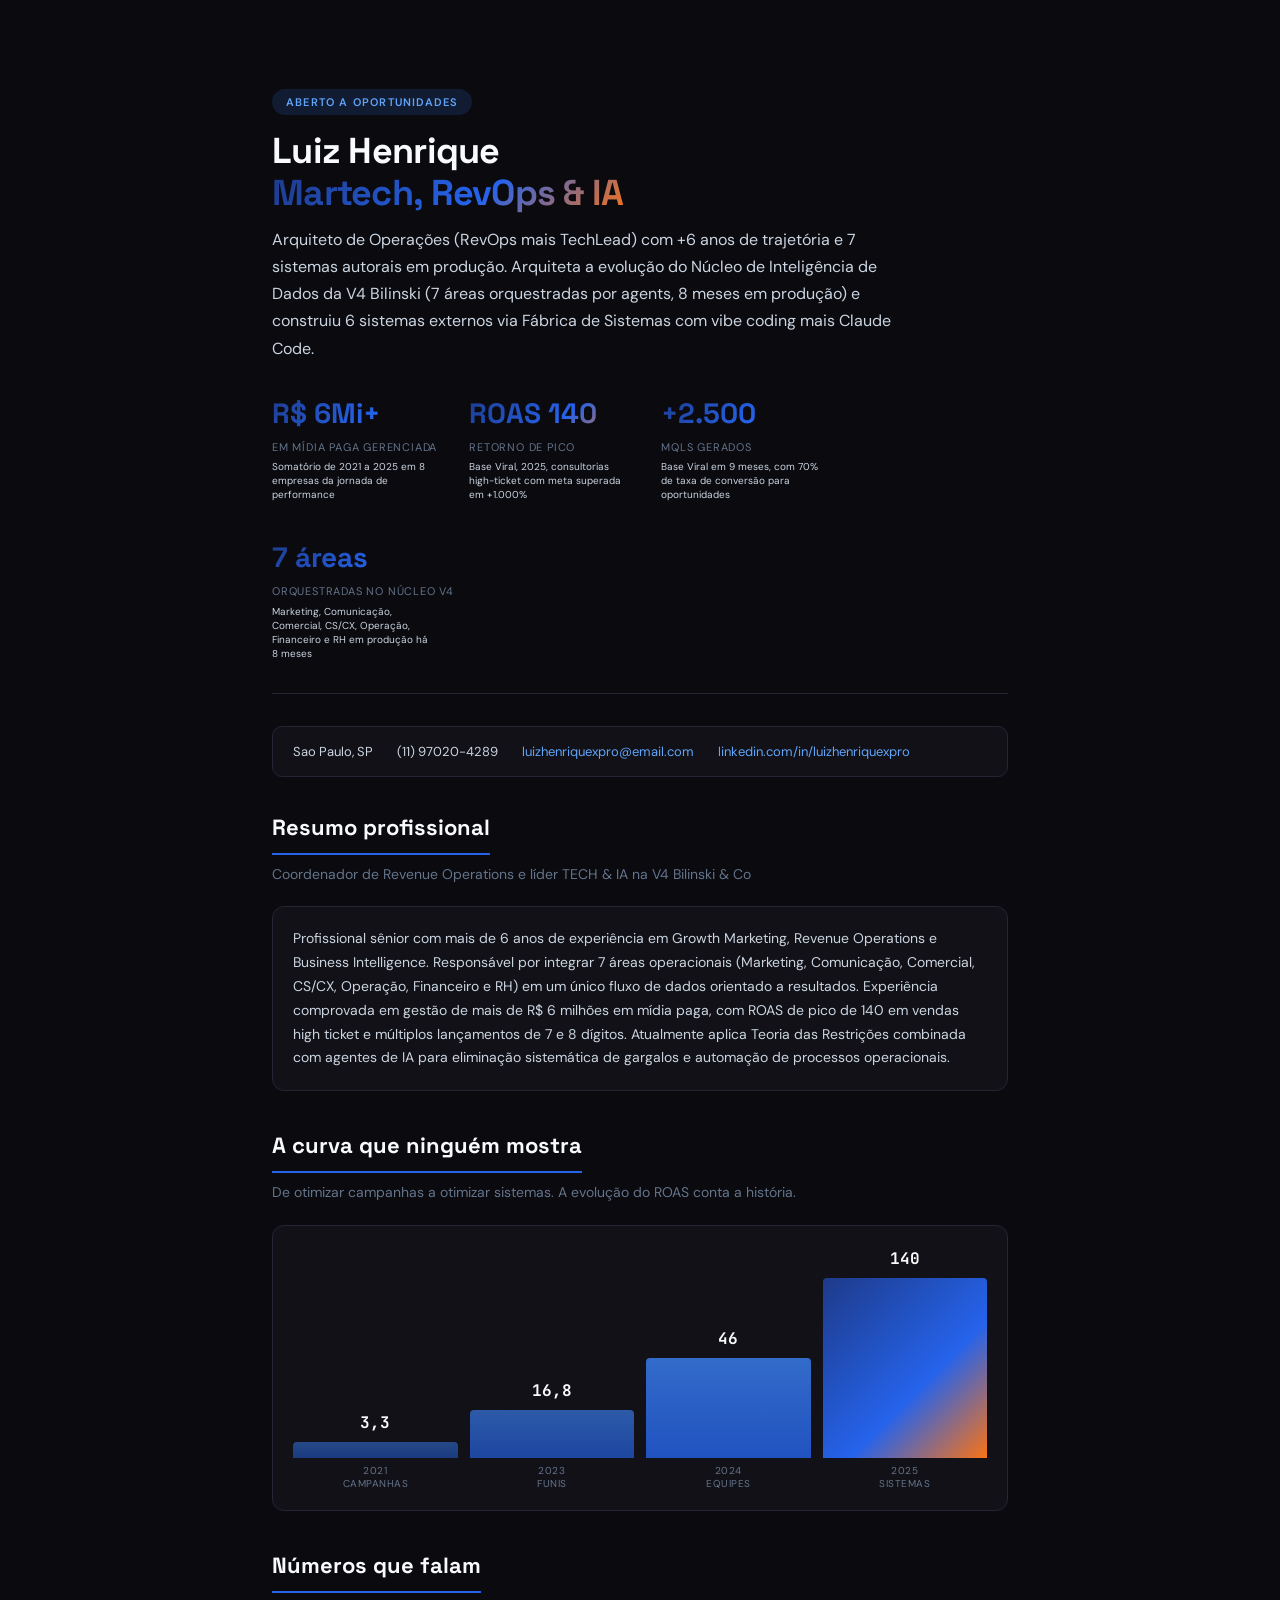
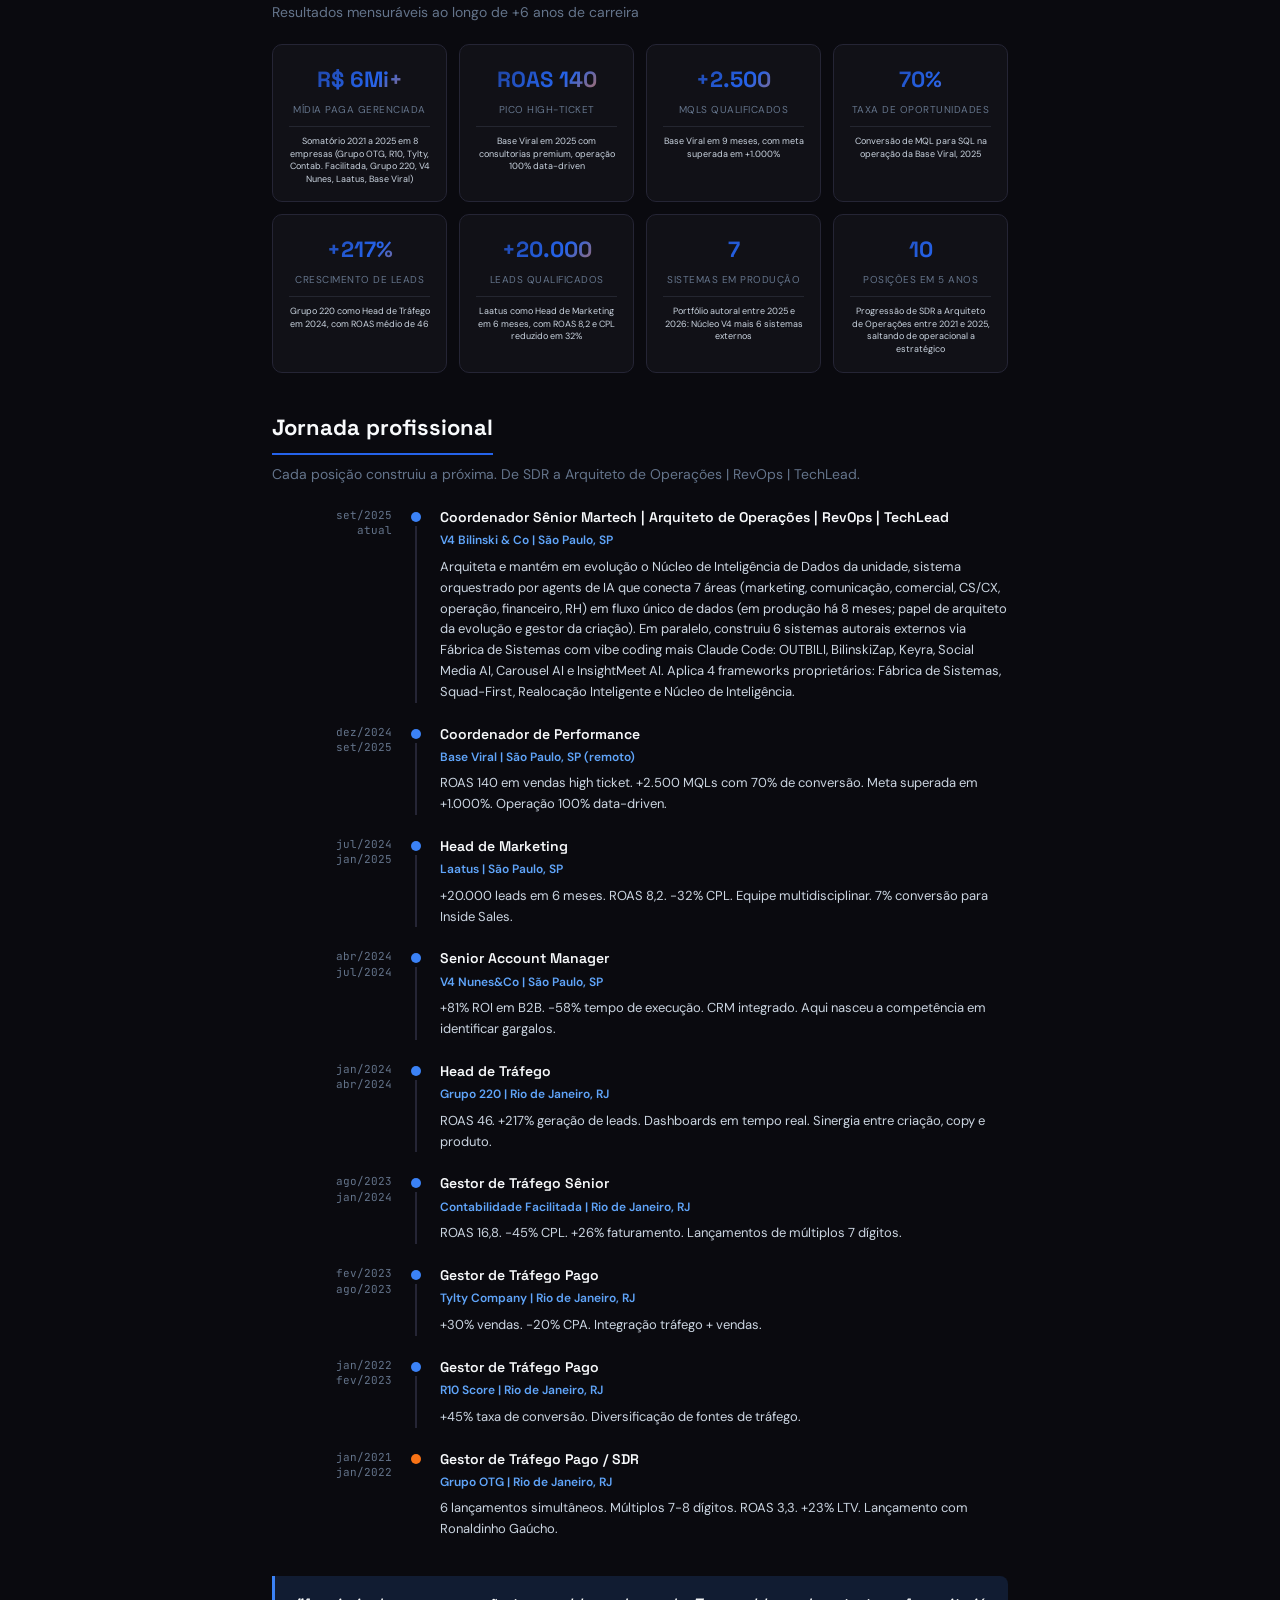
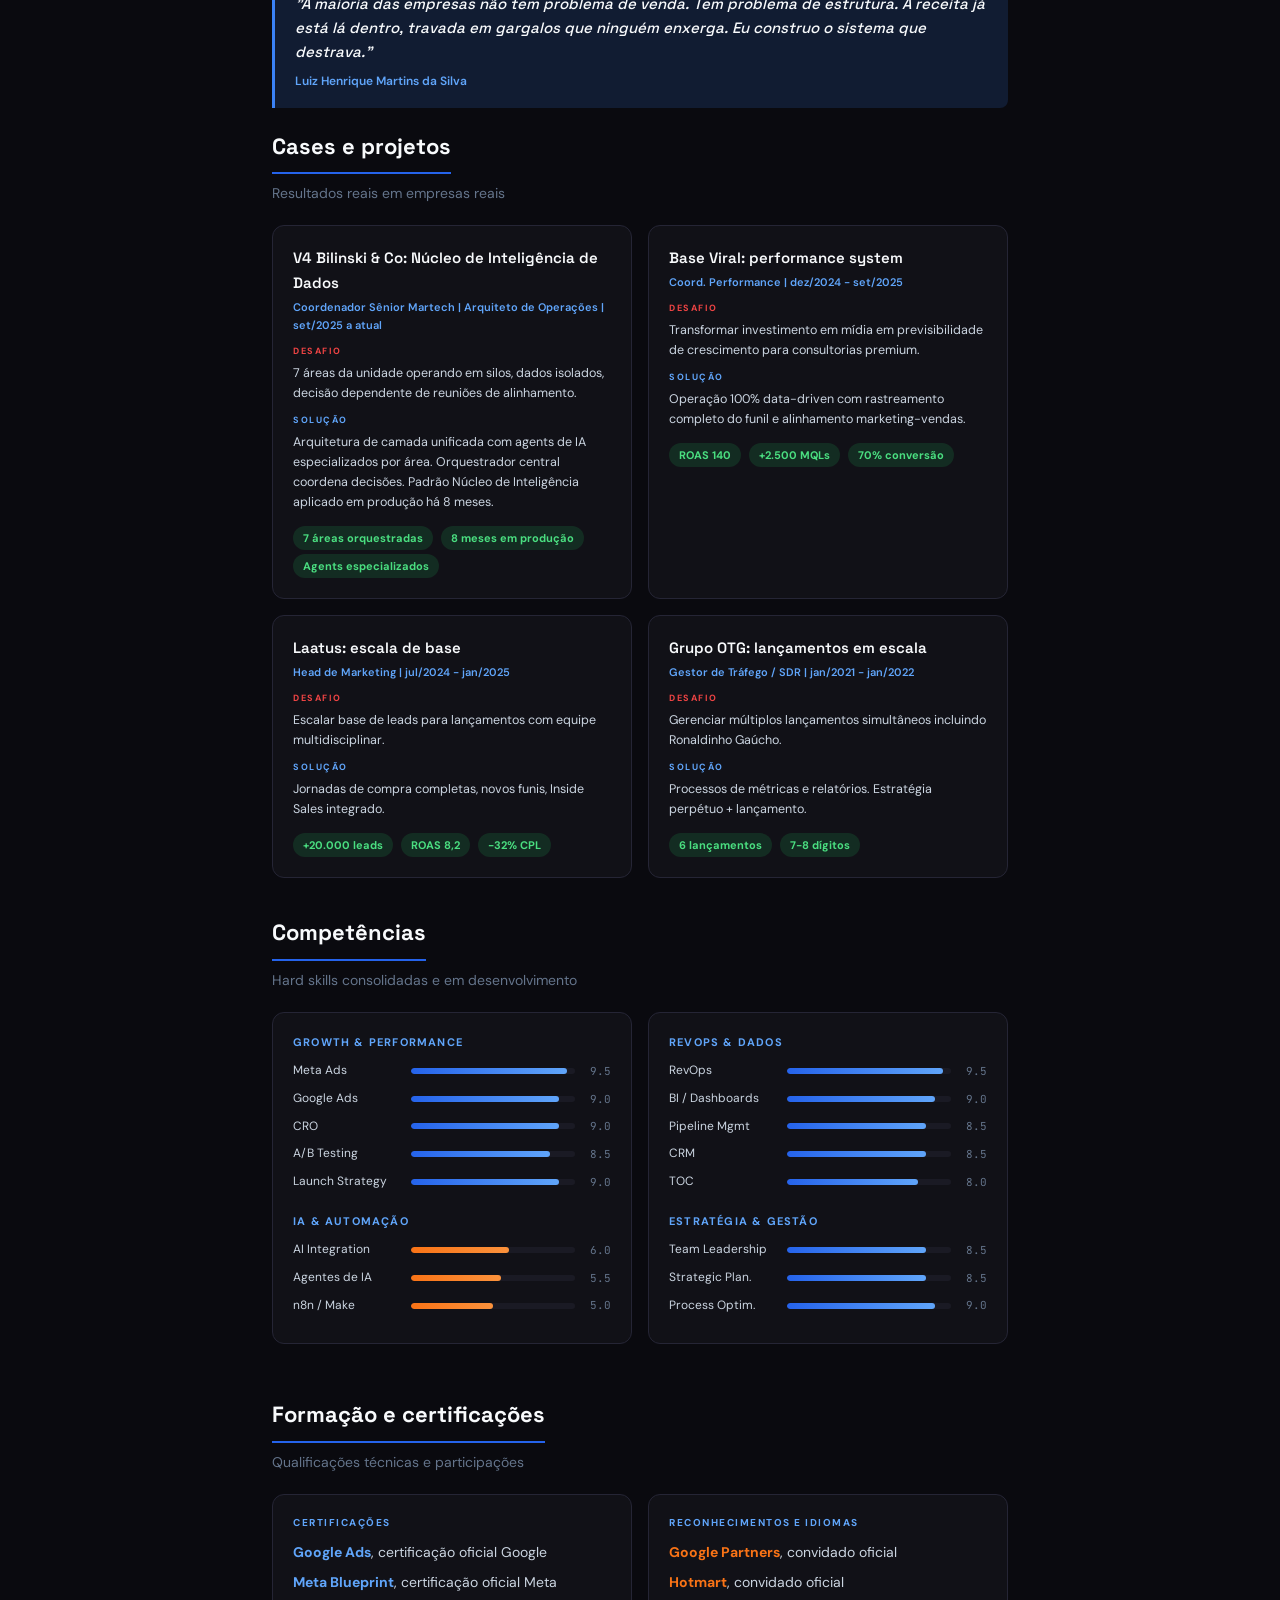
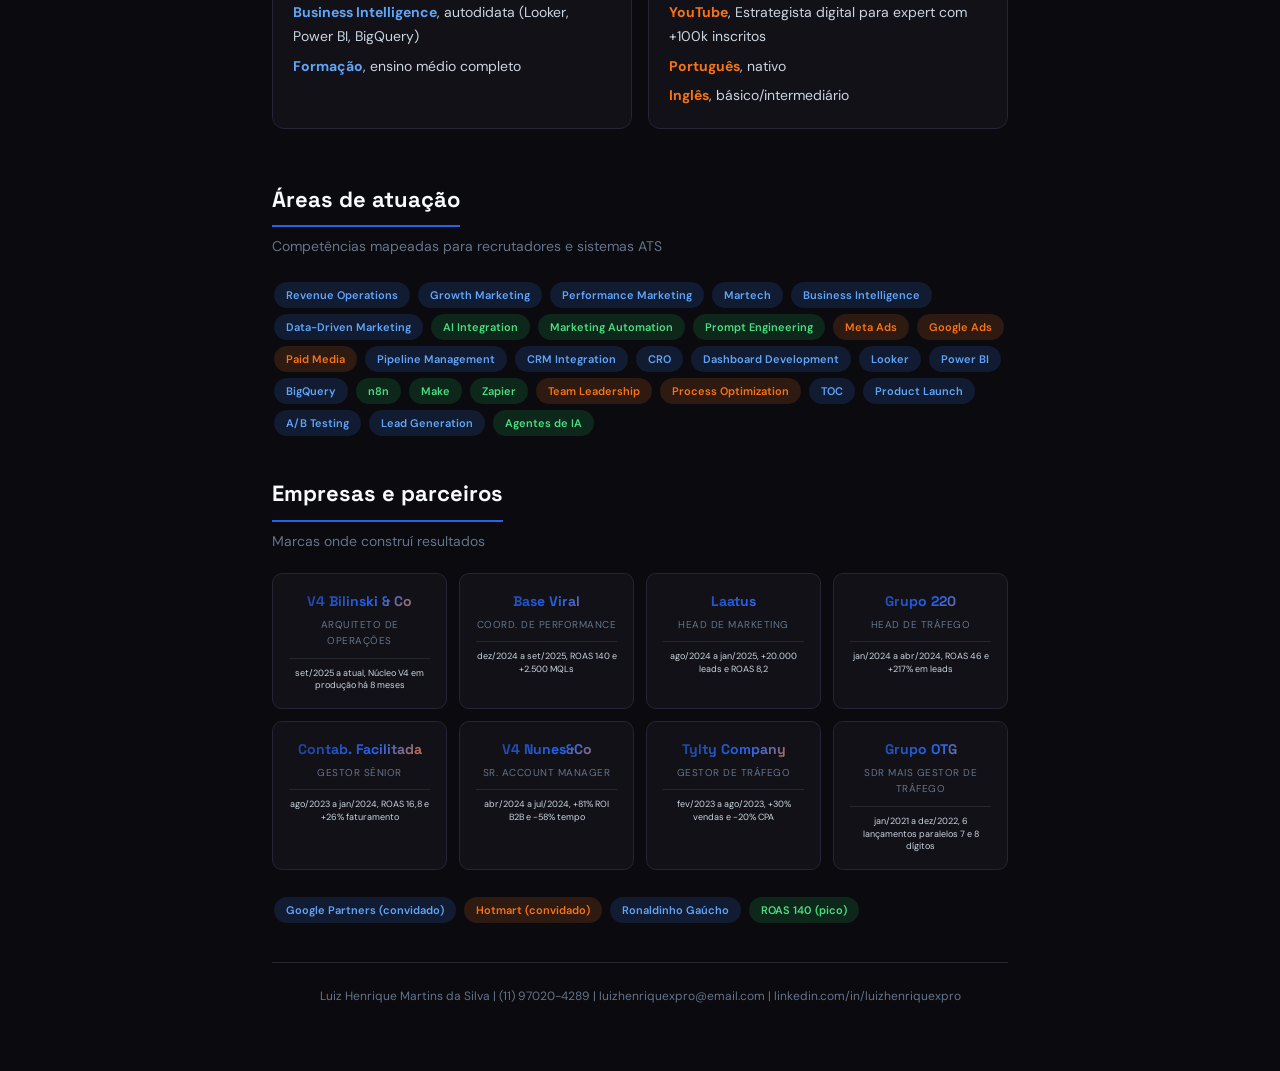
<file: apps/brand-hub/portfolio-pdf.html>
<!DOCTYPE html>
<html lang="pt-BR">
<head>
  <meta charset="UTF-8">
  <meta name="viewport" content="width=device-width, initial-scale=1.0">
  <title>Portfólio Profissional | Luiz Henrique Martins da Silva</title>
  <link href="https://fonts.googleapis.com/css2?family=Space+Grotesk:wght@400;500;600;700&family=DM+Sans:wght@400;500;700&family=JetBrains+Mono:wght@400;500&display=swap" rel="stylesheet">
  <style>
    /* === BRAND TOKENS (design-system.md) === */
    :root {
      --bg-void: #050508;
      --bg-base: #0A0A0F;
      --bg-surface: #111117;
      --bg-elevated: #1A1A24;
      --bg-border: #252535;
      --blue-500: #3B82F6;
      --blue-400: #60A5FA;
      --blue-600: #2563EB;
      --blue-glow: rgba(59, 130, 246, 0.15);
      --blue-border: rgba(59, 130, 246, 0.3);
      --orange-500: #F97316;
      --orange-glow: rgba(249, 115, 22, 0.15);
      --green-500: #22C55E;
      --green-400: #4ADE80;
      --green-glow: rgba(34, 197, 94, 0.15);
      --text-primary: #F8FAFC;
      --text-secondary: #CBD5E1;
      --text-muted: #64748B;
      --gradient-brand: linear-gradient(135deg, #1E3A8A 0%, #2563EB 60%, #F97316 100%);
      --font-heading: 'Space Grotesk', sans-serif;
      --font-body: 'DM Sans', sans-serif;
      --font-mono: 'JetBrains Mono', monospace;
    }

    /* === RESET & BASE === */
    * { margin: 0; padding: 0; box-sizing: border-box; }

    body {
      font-family: var(--font-body);
      background: var(--bg-base);
      color: var(--text-primary);
      line-height: 1.65;
      -webkit-font-smoothing: antialiased;
    }

    /* === PRINT STYLES === */
    @media print {
      @page {
        size: A4;
        margin: 12mm 14mm;
      }
      body {
        background: #fff;
        color: #0F172A;
        font-size: 9.5pt;
        line-height: 1.5;
      }
      .page-break { page-break-before: always; }
      .no-print { display: none !important; }
      .hero { background: #fff !important; border-bottom: 2px solid #2563EB; padding: 0 0 16pt; }
      .hero h1 { color: #0F172A; font-size: 22pt; }
      .hero h1 .accent { color: #2563EB; -webkit-text-fill-color: #2563EB; background: none; }
      .hero-sub { color: #475569; }
      .stat-val { color: #2563EB; -webkit-text-fill-color: #2563EB; background: none; font-size: 18pt; }
      .stat-label { color: #64748B; }
      .section-title { color: #0F172A; border-color: #2563EB; }
      .section-sub { color: #475569; }
      .card { background: #fff; border: 1px solid #E2E8F0; box-shadow: none; }
      .card-label { color: #2563EB; }
      .card p, .card li, .case-text { color: #334155; }
      .metric-badge { background: #EFF6FF; color: #2563EB; border: 1px solid #BFDBFE; }
      .roas-bar { print-color-adjust: exact; -webkit-print-color-adjust: exact; }
      .timeline-dot { background: #2563EB !important; print-color-adjust: exact; -webkit-print-color-adjust: exact; }
      .timeline-line { background: #E2E8F0 !important; }
      .skill-bar-fill { print-color-adjust: exact; -webkit-print-color-adjust: exact; }
      a { color: #2563EB; text-decoration: none; }
      .badge { border: 1px solid #CBD5E1; background: #F8FAFC; color: #334155; }
      .contact-bar { background: #EFF6FF; border: 1px solid #BFDBFE; }
      .contact-bar a { color: #2563EB; }
      .quote-block { border-color: #2563EB; background: #EFF6FF; }
      .quote-block p { color: #0F172A; }
    }

    /* === CONTAINER === */
    .container {
      max-width: 800px;
      margin: 0 auto;
      padding: 40px 32px;
    }

    @media print {
      .container { max-width: 100%; padding: 0; }
    }

    /* === HERO === */
    .hero {
      padding: 48px 0 32px;
      border-bottom: 1px solid var(--bg-border);
      margin-bottom: 32px;
    }

    .hero-top {
      display: flex;
      justify-content: space-between;
      align-items: flex-start;
      margin-bottom: 16px;
    }

    .hero-badge {
      display: inline-block;
      padding: 4px 14px;
      border-radius: 100px;
      background: var(--blue-glow);
      color: var(--blue-400);
      font-size: 11px;
      font-weight: 600;
      letter-spacing: 1.2px;
      text-transform: uppercase;
      margin-bottom: 16px;
    }

    .hero h1 {
      font-family: var(--font-heading);
      font-size: 36px;
      font-weight: 700;
      line-height: 1.15;
      letter-spacing: -0.02em;
    }

    .hero h1 .accent {
      background: var(--gradient-brand);
      -webkit-background-clip: text;
      -webkit-text-fill-color: transparent;
    }

    .hero-sub {
      font-size: 16px;
      color: var(--text-secondary);
      margin-top: 12px;
      max-width: 620px;
      line-height: 1.7;
    }

    .hero-stats {
      display: flex;
      gap: 32px;
      margin-top: 28px;
      flex-wrap: wrap;
    }

    .stat-val {
      font-family: var(--font-heading);
      font-size: 28px;
      font-weight: 700;
      background: var(--gradient-brand);
      -webkit-background-clip: text;
      -webkit-text-fill-color: transparent;
    }

    .stat-label {
      font-size: 11px;
      color: var(--text-muted);
      text-transform: uppercase;
      letter-spacing: 0.8px;
      margin-top: 2px;
    }

    /* === CONTACT BAR === */
    .contact-bar {
      display: flex;
      flex-wrap: wrap;
      gap: 24px;
      padding: 14px 20px;
      background: var(--bg-surface);
      border: 1px solid var(--bg-border);
      border-radius: 10px;
      margin-bottom: 32px;
      font-size: 13px;
      color: var(--text-secondary);
    }

    .contact-bar a {
      color: var(--blue-400);
      text-decoration: none;
    }

    /* === SECTIONS === */
    .section-title {
      font-family: var(--font-heading);
      font-size: 22px;
      font-weight: 700;
      margin-bottom: 4px;
      padding-bottom: 8px;
      border-bottom: 2px solid var(--blue-600);
      display: inline-block;
    }

    .section-sub {
      font-size: 14px;
      color: var(--text-muted);
      margin-bottom: 20px;
      margin-top: 4px;
    }

    .section { margin-bottom: 36px; }

    /* === CARDS === */
    .card {
      background: var(--bg-surface);
      border: 1px solid var(--bg-border);
      border-radius: 12px;
      padding: 20px;
      margin-bottom: 16px;
    }

    .card-label {
      font-size: 10px;
      font-weight: 700;
      letter-spacing: 1.5px;
      text-transform: uppercase;
      color: var(--blue-400);
      margin-bottom: 10px;
    }

    .card p {
      font-size: 14px;
      color: var(--text-secondary);
      line-height: 1.7;
    }

    /* === ROAS CHART === */
    .roas-chart {
      display: flex;
      align-items: flex-end;
      gap: 12px;
      padding: 20px;
      background: var(--bg-surface);
      border: 1px solid var(--bg-border);
      border-radius: 12px;
      margin-bottom: 24px;
    }

    .roas-item {
      flex: 1;
      display: flex;
      flex-direction: column;
      align-items: center;
      gap: 6px;
    }

    .roas-val {
      font-family: var(--font-mono);
      font-size: 16px;
      font-weight: 700;
      color: var(--text-primary);
    }

    .roas-bar {
      width: 100%;
      border-radius: 4px 4px 0 0;
      background: linear-gradient(180deg, var(--blue-500), var(--blue-600));
    }

    .roas-label {
      font-size: 10px;
      color: var(--text-muted);
      text-align: center;
      text-transform: uppercase;
      letter-spacing: 0.5px;
      line-height: 1.3;
    }

    /* === TIMELINE === */
    .timeline-item {
      display: flex;
      gap: 16px;
      margin-bottom: 20px;
      position: relative;
    }

    .timeline-left {
      width: 120px;
      flex-shrink: 0;
      text-align: right;
      padding-top: 2px;
    }

    .timeline-period {
      font-family: var(--font-mono);
      font-size: 11px;
      color: var(--text-muted);
      line-height: 1.4;
    }

    .timeline-center {
      display: flex;
      flex-direction: column;
      align-items: center;
      width: 16px;
      flex-shrink: 0;
    }

    .timeline-dot {
      width: 10px;
      height: 10px;
      border-radius: 50%;
      background: var(--blue-500);
      margin-top: 6px;
      flex-shrink: 0;
    }

    .timeline-line {
      width: 2px;
      flex: 1;
      background: var(--bg-border);
      margin-top: 4px;
    }

    .timeline-right { flex: 1; }

    .timeline-title {
      font-family: var(--font-heading);
      font-size: 14px;
      font-weight: 600;
      margin-bottom: 2px;
    }

    .timeline-company {
      font-size: 12px;
      color: var(--blue-400);
      font-weight: 600;
      margin-bottom: 6px;
    }

    .timeline-text {
      font-size: 13px;
      color: var(--text-secondary);
      line-height: 1.6;
    }

    /* === METRICS === */
    .metrics-grid {
      display: grid;
      grid-template-columns: repeat(4, 1fr);
      gap: 12px;
      margin-bottom: 24px;
    }

    .metric-card {
      background: var(--bg-surface);
      border: 1px solid var(--bg-border);
      border-radius: 10px;
      padding: 16px;
      text-align: center;
    }

    .metric-val {
      font-family: var(--font-heading);
      font-size: 22px;
      font-weight: 700;
      background: var(--gradient-brand);
      -webkit-background-clip: text;
      -webkit-text-fill-color: transparent;
    }

    .metric-context {
      font-size: 9px;
      color: var(--text-secondary);
      line-height: 1.4;
      margin-top: 8px;
      padding-top: 8px;
      border-top: 1px solid rgba(148,163,184,0.15);
    }
    .stat-context {
      font-size: 10px;
      color: var(--text-secondary);
      line-height: 1.4;
      margin-top: 4px;
      max-width: 160px;
    }
    .metric-label {
      font-size: 10px;
      color: var(--text-muted);
      text-transform: uppercase;
      letter-spacing: 0.5px;
      margin-top: 4px;
    }

    @media print {
      .metrics-grid { grid-template-columns: repeat(4, 1fr); }
      .metric-val { color: #2563EB; -webkit-text-fill-color: #2563EB; background: none; font-size: 16pt; }
    }

    /* === CASES === */
    .cases-grid {
      display: grid;
      grid-template-columns: repeat(2, 1fr);
      gap: 16px;
      margin-bottom: 24px;
    }

    .case-card {
      background: var(--bg-surface);
      border: 1px solid var(--bg-border);
      border-radius: 12px;
      padding: 20px;
    }

    .case-title {
      font-family: var(--font-heading);
      font-size: 15px;
      font-weight: 600;
      margin-bottom: 2px;
    }

    .case-role {
      font-size: 11px;
      color: var(--blue-400);
      font-weight: 600;
      margin-bottom: 10px;
    }

    .case-label {
      font-size: 9px;
      font-weight: 700;
      letter-spacing: 1.5px;
      text-transform: uppercase;
      margin-top: 10px;
      margin-bottom: 4px;
    }

    .case-text {
      font-size: 12.5px;
      color: var(--text-secondary);
      line-height: 1.6;
    }

    .metric-badge {
      display: inline-block;
      padding: 3px 10px;
      border-radius: 100px;
      font-size: 11px;
      font-weight: 700;
      background: var(--green-glow);
      color: var(--green-400);
      margin-top: 4px;
      margin-right: 4px;
    }

    /* === SKILLS === */
    .skills-grid {
      display: grid;
      grid-template-columns: repeat(2, 1fr);
      gap: 16px;
      margin-bottom: 24px;
    }

    .skill-cat-title {
      font-size: 11px;
      font-weight: 700;
      letter-spacing: 1.2px;
      text-transform: uppercase;
      color: var(--blue-400);
      margin-bottom: 10px;
    }

    .skill-row {
      display: flex;
      align-items: center;
      gap: 8px;
      margin-bottom: 8px;
    }

    .skill-name {
      font-size: 12px;
      color: var(--text-secondary);
      width: 110px;
      flex-shrink: 0;
    }

    .skill-bar {
      flex: 1;
      height: 6px;
      background: var(--bg-elevated);
      border-radius: 3px;
      overflow: hidden;
    }

    .skill-bar-fill {
      height: 100%;
      border-radius: 3px;
      background: linear-gradient(90deg, var(--blue-600), var(--blue-400));
    }

    .skill-val {
      font-family: var(--font-mono);
      font-size: 11px;
      color: var(--text-muted);
      width: 28px;
      text-align: right;
    }

    /* === BADGES === */
    .badge {
      display: inline-block;
      padding: 4px 12px;
      border-radius: 100px;
      font-size: 11px;
      font-weight: 600;
      background: var(--blue-glow);
      color: var(--blue-400);
      margin: 3px 2px;
    }

    .badge-green { background: var(--green-glow); color: var(--green-400); }
    .badge-orange { background: var(--orange-glow); color: var(--orange-500); }

    /* === QUOTE === */
    .quote-block {
      border-left: 3px solid var(--blue-500);
      padding: 16px 20px;
      margin: 20px 0;
      background: var(--blue-glow);
      border-radius: 0 8px 8px 0;
    }

    .quote-block p {
      font-family: var(--font-heading);
      font-size: 15px;
      font-weight: 500;
      font-style: italic;
      color: var(--text-primary);
      line-height: 1.6;
    }

    .quote-block cite {
      display: block;
      font-size: 12px;
      color: var(--blue-400);
      margin-top: 8px;
      font-style: normal;
      font-weight: 600;
    }

    /* === FOOTER === */
    .footer {
      text-align: center;
      padding: 24px 0;
      border-top: 1px solid var(--bg-border);
      margin-top: 24px;
      font-size: 12px;
      color: var(--text-muted);
    }

    @media print {
      .footer { border-color: #E2E8F0; }
    }

    /* === RESPONSIVE (screen) === */
    @media screen and (max-width: 768px) {
      .container { padding: 24px 16px; }
      .hero h1 { font-size: 28px; }
      .hero-stats { gap: 20px; }
      .stat-val { font-size: 22px; }
      .metrics-grid { grid-template-columns: repeat(2, 1fr); }
      .cases-grid { grid-template-columns: 1fr; }
      .skills-grid { grid-template-columns: 1fr; }
      .timeline-left { width: 80px; }
      .contact-bar { gap: 12px; font-size: 12px; }
    }
  </style>
</head>
<body>

<div class="container">

  <!-- ========== HERO ========== -->
  <div class="hero">
    <div class="hero-badge">Aberto a oportunidades</div>
    <h1>Luiz Henrique<br><span class="accent">Martech, RevOps & IA</span></h1>
    <p class="hero-sub">Arquiteto de Operações (RevOps mais TechLead) com +6 anos de trajetória e 7 sistemas autorais em produção. Arquiteta a evolução do Núcleo de Inteligência de Dados da V4 Bilinski (7 áreas orquestradas por agents, 8 meses em produção) e construiu 6 sistemas externos via Fábrica de Sistemas com vibe coding mais Claude Code.</p>

    <div class="hero-stats">
      <div>
        <div class="stat-val">R$ 6Mi+</div>
        <div class="stat-label">Em mídia paga gerenciada</div>
        <div class="stat-context">Somatório de 2021 a 2025 em 8 empresas da jornada de performance</div>
      </div>
      <div>
        <div class="stat-val">ROAS 140</div>
        <div class="stat-label">Retorno de pico</div>
        <div class="stat-context">Base Viral, 2025, consultorias high-ticket com meta superada em +1.000%</div>
      </div>
      <div>
        <div class="stat-val">+2.500</div>
        <div class="stat-label">MQLs gerados</div>
        <div class="stat-context">Base Viral em 9 meses, com 70% de taxa de conversão para oportunidades</div>
      </div>
      <div>
        <div class="stat-val">7 áreas</div>
        <div class="stat-label">Orquestradas no Núcleo V4</div>
        <div class="stat-context">Marketing, Comunicação, Comercial, CS/CX, Operação, Financeiro e RH em produção há 8 meses</div>
      </div>
    </div>
  </div>

  <!-- ========== CONTATO ========== -->
  <div class="contact-bar">
    <span>Sao Paulo, SP</span>
    <span>(11) 97020-4289</span>
    <a href="mailto:luizhenriquexpro@email.com">luizhenriquexpro@email.com</a>
    <a href="https://linkedin.com/in/luizhenriquexpro">linkedin.com/in/luizhenriquexpro</a>
  </div>

  <!-- ========== RESUMO ========== -->
  <div class="section">
    <div class="section-title">Resumo profissional</div>
    <div class="section-sub">Coordenador de Revenue Operations e líder TECH & IA na V4 Bilinski & Co</div>
    <div class="card">
      <p>Profissional sênior com mais de 6 anos de experiência em Growth Marketing, Revenue Operations e Business Intelligence. Responsável por integrar 7 áreas operacionais (Marketing, Comunicação, Comercial, CS/CX, Operação, Financeiro e RH) em um único fluxo de dados orientado a resultados. Experiência comprovada em gestão de mais de R$ 6 milhões em mídia paga, com ROAS de pico de 140 em vendas high ticket e múltiplos lançamentos de 7 e 8 dígitos. Atualmente aplica Teoria das Restrições combinada com agentes de IA para eliminação sistemática de gargalos e automação de processos operacionais.</p>
    </div>
  </div>

  <!-- ========== PROGRESSÃO ROAS ========== -->
  <div class="section">
    <div class="section-title">A curva que ninguém mostra</div>
    <div class="section-sub">De otimizar campanhas a otimizar sistemas. A evolução do ROAS conta a história.</div>

    <div class="roas-chart">
      <div class="roas-item">
        <div class="roas-val">3,3</div>
        <div class="roas-bar" style="height:16px; opacity:0.5;"></div>
        <div class="roas-label">2021<br>Campanhas</div>
      </div>
      <div class="roas-item">
        <div class="roas-val">16,8</div>
        <div class="roas-bar" style="height:48px; opacity:0.65;"></div>
        <div class="roas-label">2023<br>Funis</div>
      </div>
      <div class="roas-item">
        <div class="roas-val">46</div>
        <div class="roas-bar" style="height:100px; opacity:0.8;"></div>
        <div class="roas-label">2024<br>Equipes</div>
      </div>
      <div class="roas-item">
        <div class="roas-val">140</div>
        <div class="roas-bar" style="height:180px; background: var(--gradient-brand);"></div>
        <div class="roas-label">2025<br>Sistemas</div>
      </div>
    </div>
  </div>

  <!-- ========== NÚMEROS ========== -->
  <div class="section">
    <div class="section-title">Números que falam</div>
    <div class="section-sub">Resultados mensuráveis ao longo de +6 anos de carreira</div>

    <div class="metrics-grid">
      <div class="metric-card">
        <div class="metric-val">R$ 6Mi+</div>
        <div class="metric-label">Mídia paga gerenciada</div>
        <div class="metric-context">Somatório 2021 a 2025 em 8 empresas (Grupo OTG, R10, Tylty, Contab. Facilitada, Grupo 220, V4 Nunes, Laatus, Base Viral)</div>
      </div>
      <div class="metric-card">
        <div class="metric-val">ROAS 140</div>
        <div class="metric-label">Pico high-ticket</div>
        <div class="metric-context">Base Viral em 2025 com consultorias premium, operação 100% data-driven</div>
      </div>
      <div class="metric-card">
        <div class="metric-val">+2.500</div>
        <div class="metric-label">MQLs qualificados</div>
        <div class="metric-context">Base Viral em 9 meses, com meta superada em +1.000%</div>
      </div>
      <div class="metric-card">
        <div class="metric-val">70%</div>
        <div class="metric-label">Taxa de oportunidades</div>
        <div class="metric-context">Conversão de MQL para SQL na operação da Base Viral, 2025</div>
      </div>
      <div class="metric-card">
        <div class="metric-val">+217%</div>
        <div class="metric-label">Crescimento de leads</div>
        <div class="metric-context">Grupo 220 como Head de Tráfego em 2024, com ROAS médio de 46</div>
      </div>
      <div class="metric-card">
        <div class="metric-val">+20.000</div>
        <div class="metric-label">Leads qualificados</div>
        <div class="metric-context">Laatus como Head de Marketing em 6 meses, com ROAS 8,2 e CPL reduzido em 32%</div>
      </div>
      <div class="metric-card">
        <div class="metric-val">7</div>
        <div class="metric-label">Sistemas em produção</div>
        <div class="metric-context">Portfólio autoral entre 2025 e 2026: Núcleo V4 mais 6 sistemas externos</div>
      </div>
      <div class="metric-card">
        <div class="metric-val">10</div>
        <div class="metric-label">Posições em 5 anos</div>
        <div class="metric-context">Progressão de SDR a Arquiteto de Operações entre 2021 e 2025, saltando de operacional a estratégico</div>
      </div>
    </div>
  </div>

  <!-- ========== JORNADA ========== -->
  <div class="section page-break">
    <div class="section-title">Jornada profissional</div>
    <div class="section-sub">Cada posição construiu a próxima. De SDR a Arquiteto de Operações | RevOps | TechLead.</div>

    <div class="timeline-item">
      <div class="timeline-left"><div class="timeline-period">set/2025<br>atual</div></div>
      <div class="timeline-center"><div class="timeline-dot"></div><div class="timeline-line"></div></div>
      <div class="timeline-right">
        <div class="timeline-title">Coordenador Sênior Martech | Arquiteto de Operações | RevOps | TechLead</div>
        <div class="timeline-company">V4 Bilinski &amp; Co | São Paulo, SP</div>
        <div class="timeline-text">Arquiteta e mantém em evolução o Núcleo de Inteligência de Dados da unidade, sistema orquestrado por agents de IA que conecta 7 áreas (marketing, comunicação, comercial, CS/CX, operação, financeiro, RH) em fluxo único de dados (em produção há 8 meses; papel de arquiteto da evolução e gestor da criação). Em paralelo, construiu 6 sistemas autorais externos via Fábrica de Sistemas com vibe coding mais Claude Code: OUTBILI, BilinskiZap, Keyra, Social Media AI, Carousel AI e InsightMeet AI. Aplica 4 frameworks proprietários: Fábrica de Sistemas, Squad-First, Realocação Inteligente e Núcleo de Inteligência.</div>
      </div>
    </div>

    <div class="timeline-item">
      <div class="timeline-left"><div class="timeline-period">dez/2024<br>set/2025</div></div>
      <div class="timeline-center"><div class="timeline-dot"></div><div class="timeline-line"></div></div>
      <div class="timeline-right">
        <div class="timeline-title">Coordenador de Performance</div>
        <div class="timeline-company">Base Viral | São Paulo, SP (remoto)</div>
        <div class="timeline-text">ROAS 140 em vendas high ticket. +2.500 MQLs com 70% de conversão. Meta superada em +1.000%. Operação 100% data-driven.</div>
      </div>
    </div>

    <div class="timeline-item">
      <div class="timeline-left"><div class="timeline-period">jul/2024<br>jan/2025</div></div>
      <div class="timeline-center"><div class="timeline-dot"></div><div class="timeline-line"></div></div>
      <div class="timeline-right">
        <div class="timeline-title">Head de Marketing</div>
        <div class="timeline-company">Laatus | São Paulo, SP</div>
        <div class="timeline-text">+20.000 leads em 6 meses. ROAS 8,2. -32% CPL. Equipe multidisciplinar. 7% conversão para Inside Sales.</div>
      </div>
    </div>

    <div class="timeline-item">
      <div class="timeline-left"><div class="timeline-period">abr/2024<br>jul/2024</div></div>
      <div class="timeline-center"><div class="timeline-dot"></div><div class="timeline-line"></div></div>
      <div class="timeline-right">
        <div class="timeline-title">Senior Account Manager</div>
        <div class="timeline-company">V4 Nunes&Co | São Paulo, SP</div>
        <div class="timeline-text">+81% ROI em B2B. -58% tempo de execução. CRM integrado. Aqui nasceu a competência em identificar gargalos.</div>
      </div>
    </div>

    <div class="timeline-item">
      <div class="timeline-left"><div class="timeline-period">jan/2024<br>abr/2024</div></div>
      <div class="timeline-center"><div class="timeline-dot"></div><div class="timeline-line"></div></div>
      <div class="timeline-right">
        <div class="timeline-title">Head de Tráfego</div>
        <div class="timeline-company">Grupo 220 | Rio de Janeiro, RJ</div>
        <div class="timeline-text">ROAS 46. +217% geração de leads. Dashboards em tempo real. Sinergia entre criação, copy e produto.</div>
      </div>
    </div>

    <div class="timeline-item">
      <div class="timeline-left"><div class="timeline-period">ago/2023<br>jan/2024</div></div>
      <div class="timeline-center"><div class="timeline-dot"></div><div class="timeline-line"></div></div>
      <div class="timeline-right">
        <div class="timeline-title">Gestor de Tráfego Sênior</div>
        <div class="timeline-company">Contabilidade Facilitada | Rio de Janeiro, RJ</div>
        <div class="timeline-text">ROAS 16,8. -45% CPL. +26% faturamento. Lançamentos de múltiplos 7 dígitos.</div>
      </div>
    </div>

    <div class="timeline-item">
      <div class="timeline-left"><div class="timeline-period">fev/2023<br>ago/2023</div></div>
      <div class="timeline-center"><div class="timeline-dot"></div><div class="timeline-line"></div></div>
      <div class="timeline-right">
        <div class="timeline-title">Gestor de Tráfego Pago</div>
        <div class="timeline-company">Tylty Company | Rio de Janeiro, RJ</div>
        <div class="timeline-text">+30% vendas. -20% CPA. Integração tráfego + vendas.</div>
      </div>
    </div>

    <div class="timeline-item">
      <div class="timeline-left"><div class="timeline-period">jan/2022<br>fev/2023</div></div>
      <div class="timeline-center"><div class="timeline-dot"></div><div class="timeline-line"></div></div>
      <div class="timeline-right">
        <div class="timeline-title">Gestor de Tráfego Pago</div>
        <div class="timeline-company">R10 Score | Rio de Janeiro, RJ</div>
        <div class="timeline-text">+45% taxa de conversão. Diversificação de fontes de tráfego.</div>
      </div>
    </div>

    <div class="timeline-item">
      <div class="timeline-left"><div class="timeline-period">jan/2021<br>jan/2022</div></div>
      <div class="timeline-center"><div class="timeline-dot" style="background: var(--orange-500);"></div></div>
      <div class="timeline-right">
        <div class="timeline-title">Gestor de Tráfego Pago / SDR</div>
        <div class="timeline-company">Grupo OTG | Rio de Janeiro, RJ</div>
        <div class="timeline-text">6 lançamentos simultâneos. Múltiplos 7-8 dígitos. ROAS 3,3. +23% LTV. Lançamento com Ronaldinho Gaúcho.</div>
      </div>
    </div>
  </div>

  <!-- ========== QUOTE ========== -->
  <div class="quote-block">
    <p>"A maioria das empresas não tem problema de venda. Tem problema de estrutura. A receita já está lá dentro, travada em gargalos que ninguém enxerga. Eu construo o sistema que destrava."</p>
    <cite>Luiz Henrique Martins da Silva</cite>
  </div>

  <!-- ========== CASES ========== -->
  <div class="section">
    <div class="section-title">Cases e projetos</div>
    <div class="section-sub">Resultados reais em empresas reais</div>

    <div class="cases-grid">
      <div class="case-card">
        <div class="case-title">V4 Bilinski &amp; Co: Núcleo de Inteligência de Dados</div>
        <div class="case-role">Coordenador Sênior Martech | Arquiteto de Operações | set/2025 a atual</div>
        <div class="case-label" style="color: #EF4444;">Desafio</div>
        <div class="case-text">7 áreas da unidade operando em silos, dados isolados, decisão dependente de reuniões de alinhamento.</div>
        <div class="case-label" style="color: var(--blue-400);">Solução</div>
        <div class="case-text">Arquitetura de camada unificada com agents de IA especializados por área. Orquestrador central coordena decisões. Padrão Núcleo de Inteligência aplicado em produção há 8 meses.</div>
        <div style="margin-top:10px;">
          <span class="metric-badge">7 áreas orquestradas</span>
          <span class="metric-badge">8 meses em produção</span>
          <span class="metric-badge">Agents especializados</span>
        </div>
      </div>

      <div class="case-card">
        <div class="case-title">Base Viral: performance system</div>
        <div class="case-role">Coord. Performance | dez/2024 - set/2025</div>
        <div class="case-label" style="color: #EF4444;">Desafio</div>
        <div class="case-text">Transformar investimento em mídia em previsibilidade de crescimento para consultorias premium.</div>
        <div class="case-label" style="color: var(--blue-400);">Solução</div>
        <div class="case-text">Operação 100% data-driven com rastreamento completo do funil e alinhamento marketing-vendas.</div>
        <div style="margin-top:10px;">
          <span class="metric-badge">ROAS 140</span>
          <span class="metric-badge">+2.500 MQLs</span>
          <span class="metric-badge">70% conversão</span>
        </div>
      </div>

      <div class="case-card">
        <div class="case-title">Laatus: escala de base</div>
        <div class="case-role">Head de Marketing | jul/2024 - jan/2025</div>
        <div class="case-label" style="color: #EF4444;">Desafio</div>
        <div class="case-text">Escalar base de leads para lançamentos com equipe multidisciplinar.</div>
        <div class="case-label" style="color: var(--blue-400);">Solução</div>
        <div class="case-text">Jornadas de compra completas, novos funis, Inside Sales integrado.</div>
        <div style="margin-top:10px;">
          <span class="metric-badge">+20.000 leads</span>
          <span class="metric-badge">ROAS 8,2</span>
          <span class="metric-badge">-32% CPL</span>
        </div>
      </div>

      <div class="case-card">
        <div class="case-title">Grupo OTG: lançamentos em escala</div>
        <div class="case-role">Gestor de Tráfego / SDR | jan/2021 - jan/2022</div>
        <div class="case-label" style="color: #EF4444;">Desafio</div>
        <div class="case-text">Gerenciar múltiplos lançamentos simultâneos incluindo Ronaldinho Gaúcho.</div>
        <div class="case-label" style="color: var(--blue-400);">Solução</div>
        <div class="case-text">Processos de métricas e relatórios. Estratégia perpétuo + lançamento.</div>
        <div style="margin-top:10px;">
          <span class="metric-badge">6 lançamentos</span>
          <span class="metric-badge">7-8 dígitos</span>
        </div>
      </div>
    </div>
  </div>

  <!-- ========== COMPETÊNCIAS ========== -->
  <div class="section page-break">
    <div class="section-title">Competências</div>
    <div class="section-sub">Hard skills consolidadas e em desenvolvimento</div>

    <div class="skills-grid">
      <div class="card">
        <div class="skill-cat-title">Growth & performance</div>
        <div class="skill-row"><div class="skill-name">Meta Ads</div><div class="skill-bar"><div class="skill-bar-fill" style="width:95%"></div></div><div class="skill-val">9.5</div></div>
        <div class="skill-row"><div class="skill-name">Google Ads</div><div class="skill-bar"><div class="skill-bar-fill" style="width:90%"></div></div><div class="skill-val">9.0</div></div>
        <div class="skill-row"><div class="skill-name">CRO</div><div class="skill-bar"><div class="skill-bar-fill" style="width:90%"></div></div><div class="skill-val">9.0</div></div>
        <div class="skill-row"><div class="skill-name">A/B Testing</div><div class="skill-bar"><div class="skill-bar-fill" style="width:85%"></div></div><div class="skill-val">8.5</div></div>
        <div class="skill-row"><div class="skill-name">Launch Strategy</div><div class="skill-bar"><div class="skill-bar-fill" style="width:90%"></div></div><div class="skill-val">9.0</div></div>

        <div class="skill-cat-title" style="margin-top:20px;">IA & automação</div>
        <div class="skill-row"><div class="skill-name">AI Integration</div><div class="skill-bar"><div class="skill-bar-fill" style="width:60%; background: linear-gradient(90deg, var(--orange-500), #FB923C);"></div></div><div class="skill-val">6.0</div></div>
        <div class="skill-row"><div class="skill-name">Agentes de IA</div><div class="skill-bar"><div class="skill-bar-fill" style="width:55%; background: linear-gradient(90deg, var(--orange-500), #FB923C);"></div></div><div class="skill-val">5.5</div></div>
        <div class="skill-row"><div class="skill-name">n8n / Make</div><div class="skill-bar"><div class="skill-bar-fill" style="width:50%; background: linear-gradient(90deg, var(--orange-500), #FB923C);"></div></div><div class="skill-val">5.0</div></div>
      </div>

      <div class="card">
        <div class="skill-cat-title">RevOps & dados</div>
        <div class="skill-row"><div class="skill-name">RevOps</div><div class="skill-bar"><div class="skill-bar-fill" style="width:95%"></div></div><div class="skill-val">9.5</div></div>
        <div class="skill-row"><div class="skill-name">BI / Dashboards</div><div class="skill-bar"><div class="skill-bar-fill" style="width:90%"></div></div><div class="skill-val">9.0</div></div>
        <div class="skill-row"><div class="skill-name">Pipeline Mgmt</div><div class="skill-bar"><div class="skill-bar-fill" style="width:85%"></div></div><div class="skill-val">8.5</div></div>
        <div class="skill-row"><div class="skill-name">CRM</div><div class="skill-bar"><div class="skill-bar-fill" style="width:85%"></div></div><div class="skill-val">8.5</div></div>
        <div class="skill-row"><div class="skill-name">TOC</div><div class="skill-bar"><div class="skill-bar-fill" style="width:80%"></div></div><div class="skill-val">8.0</div></div>

        <div class="skill-cat-title" style="margin-top:20px;">Estratégia & gestão</div>
        <div class="skill-row"><div class="skill-name">Team Leadership</div><div class="skill-bar"><div class="skill-bar-fill" style="width:85%"></div></div><div class="skill-val">8.5</div></div>
        <div class="skill-row"><div class="skill-name">Strategic Plan.</div><div class="skill-bar"><div class="skill-bar-fill" style="width:85%"></div></div><div class="skill-val">8.5</div></div>
        <div class="skill-row"><div class="skill-name">Process Optim.</div><div class="skill-bar"><div class="skill-bar-fill" style="width:90%"></div></div><div class="skill-val">9.0</div></div>
      </div>
    </div>
  </div>

  <!-- ========== CERTIFICAÇÕES ========== -->
  <div class="section">
    <div class="section-title">Formação e certificações</div>
    <div class="section-sub">Qualificações técnicas e participações</div>

    <div class="skills-grid">
      <div class="card">
        <div class="card-label">Certificações</div>
        <p style="margin-bottom:6px;"><strong style="color:var(--blue-400);">Google Ads</strong>, certificação oficial Google</p>
        <p style="margin-bottom:6px;"><strong style="color:var(--blue-400);">Meta Blueprint</strong>, certificação oficial Meta</p>
        <p style="margin-bottom:6px;"><strong style="color:var(--blue-400);">Business Intelligence</strong>, autodidata (Looker, Power BI, BigQuery)</p>
        <p><strong style="color:var(--blue-400);">Formação</strong>, ensino médio completo</p>
      </div>
      <div class="card">
        <div class="card-label">Reconhecimentos e idiomas</div>
        <p style="margin-bottom:6px;"><strong style="color:var(--orange-500);">Google Partners</strong>, convidado oficial</p>
        <p style="margin-bottom:6px;"><strong style="color:var(--orange-500);">Hotmart</strong>, convidado oficial</p>
        <p style="margin-bottom:6px;"><strong style="color:var(--orange-500);">YouTube</strong>, Estrategista digital para expert com +100k inscritos</p>
        <p style="margin-bottom:6px;"><strong style="color:var(--orange-500);">Português</strong>, nativo</p>
        <p><strong style="color:var(--orange-500);">Inglês</strong>, básico/intermediário</p>
      </div>
    </div>
  </div>

  <!-- ========== ÁREAS ATS ========== -->
  <div class="section">
    <div class="section-title">Áreas de atuação</div>
    <div class="section-sub">Competências mapeadas para recrutadores e sistemas ATS</div>

    <div style="margin-bottom:20px;">
      <span class="badge">Revenue Operations</span>
      <span class="badge">Growth Marketing</span>
      <span class="badge">Performance Marketing</span>
      <span class="badge">Martech</span>
      <span class="badge">Business Intelligence</span>
      <span class="badge">Data-Driven Marketing</span>
      <span class="badge badge-green">AI Integration</span>
      <span class="badge badge-green">Marketing Automation</span>
      <span class="badge badge-green">Prompt Engineering</span>
      <span class="badge badge-orange">Meta Ads</span>
      <span class="badge badge-orange">Google Ads</span>
      <span class="badge badge-orange">Paid Media</span>
      <span class="badge">Pipeline Management</span>
      <span class="badge">CRM Integration</span>
      <span class="badge">CRO</span>
      <span class="badge">Dashboard Development</span>
      <span class="badge">Looker</span>
      <span class="badge">Power BI</span>
      <span class="badge">BigQuery</span>
      <span class="badge badge-green">n8n</span>
      <span class="badge badge-green">Make</span>
      <span class="badge badge-green">Zapier</span>
      <span class="badge badge-orange">Team Leadership</span>
      <span class="badge badge-orange">Process Optimization</span>
      <span class="badge">TOC</span>
      <span class="badge">Product Launch</span>
      <span class="badge">A/B Testing</span>
      <span class="badge">Lead Generation</span>
      <span class="badge badge-green">Agentes de IA</span>
    </div>
  </div>

  <!-- ========== EMPRESAS ========== -->
  <div class="section">
    <div class="section-title">Empresas e parceiros</div>
    <div class="section-sub">Marcas onde construí resultados</div>

    <div class="metrics-grid">
      <div class="metric-card"><div class="metric-val" style="font-size:14px;">V4 Bilinski &amp; Co</div><div class="metric-label">Arquiteto de Operações</div><div class="metric-context">set/2025 a atual, Núcleo V4 em produção há 8 meses</div></div>
      <div class="metric-card"><div class="metric-val" style="font-size:14px;">Base Viral</div><div class="metric-label">Coord. de Performance</div><div class="metric-context">dez/2024 a set/2025, ROAS 140 e +2.500 MQLs</div></div>
      <div class="metric-card"><div class="metric-val" style="font-size:14px;">Laatus</div><div class="metric-label">Head de Marketing</div><div class="metric-context">ago/2024 a jan/2025, +20.000 leads e ROAS 8,2</div></div>
      <div class="metric-card"><div class="metric-val" style="font-size:14px;">Grupo 220</div><div class="metric-label">Head de Tráfego</div><div class="metric-context">jan/2024 a abr/2024, ROAS 46 e +217% em leads</div></div>
      <div class="metric-card"><div class="metric-val" style="font-size:14px;">Contab. Facilitada</div><div class="metric-label">Gestor Sênior</div><div class="metric-context">ago/2023 a jan/2024, ROAS 16,8 e +26% faturamento</div></div>
      <div class="metric-card"><div class="metric-val" style="font-size:14px;">V4 Nunes&amp;Co</div><div class="metric-label">Sr. Account Manager</div><div class="metric-context">abr/2024 a jul/2024, +81% ROI B2B e -58% tempo</div></div>
      <div class="metric-card"><div class="metric-val" style="font-size:14px;">Tylty Company</div><div class="metric-label">Gestor de Tráfego</div><div class="metric-context">fev/2023 a ago/2023, +30% vendas e -20% CPA</div></div>
      <div class="metric-card"><div class="metric-val" style="font-size:14px;">Grupo OTG</div><div class="metric-label">SDR mais Gestor de Tráfego</div><div class="metric-context">jan/2021 a dez/2022, 6 lançamentos paralelos 7 e 8 dígitos</div></div>
    </div>

    <div>
      <span class="badge">Google Partners (convidado)</span>
      <span class="badge badge-orange">Hotmart (convidado)</span>
      <span class="badge">Ronaldinho Gaúcho</span>
      <span class="badge badge-green">ROAS 140 (pico)</span>
    </div>
  </div>

  <!-- ========== FOOTER ========== -->
  <div class="footer">
    Luiz Henrique Martins da Silva | (11) 97020-4289 | luizhenriquexpro@email.com | linkedin.com/in/luizhenriquexpro
  </div>

</div>

</body>
</html>
</file>
